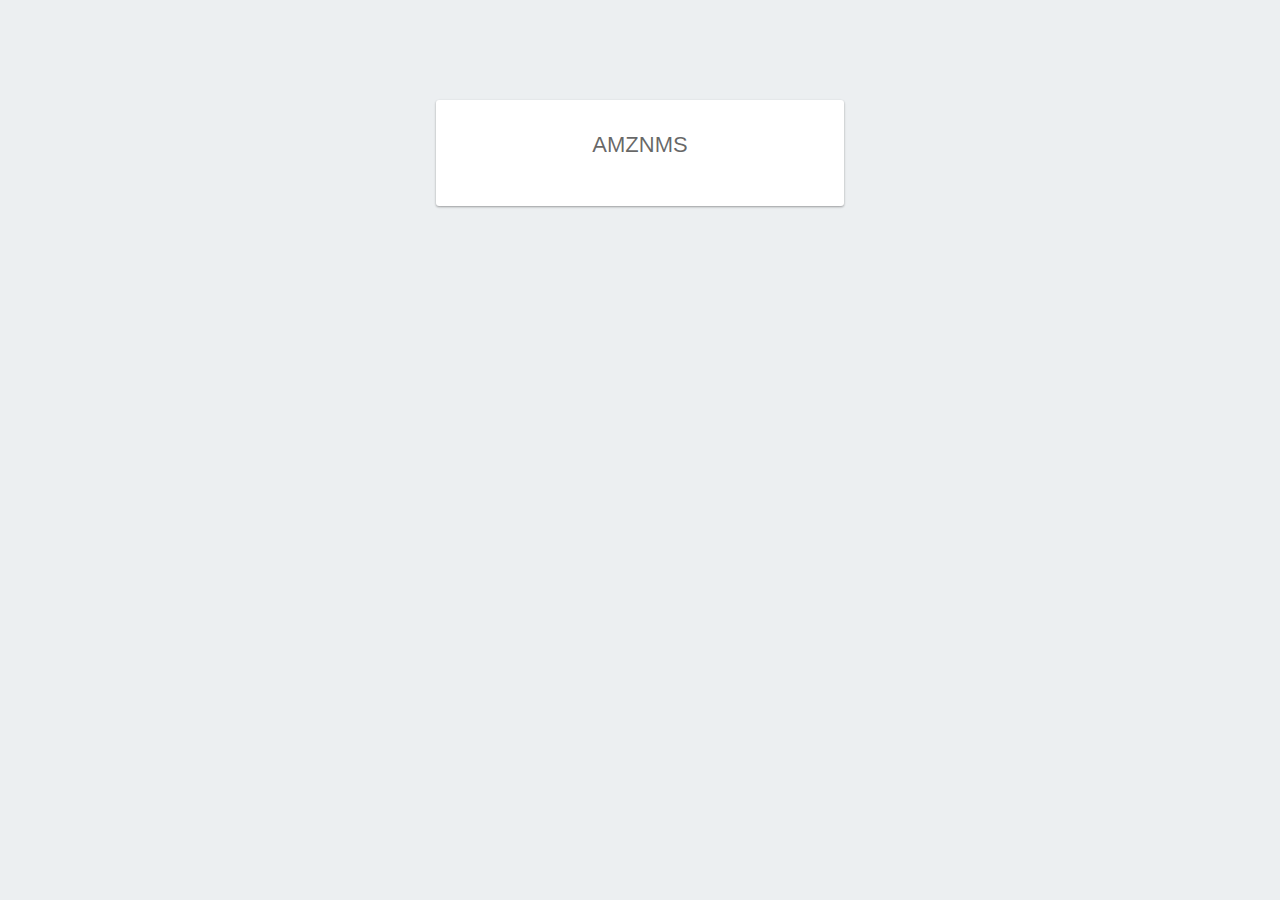
<file: index.html>
<!DOCTYPE html>
<html lang="pt-br">
<head>
    <meta charset="UTF-8">
    <meta http-equiv="X-UA-Compatible" content="IE=edge">
    <meta name="viewport" content="width=device-width, initial-scale=1.0">
    <title>AMZNMS</title>
    
    <link rel="stylesheet" media="screen" href="/assets/style_index.css"/>
</head>
<body>
    <div id="container">
        <h1>AMZNMS</h1>
    </div>
</body>
</html>
</file>
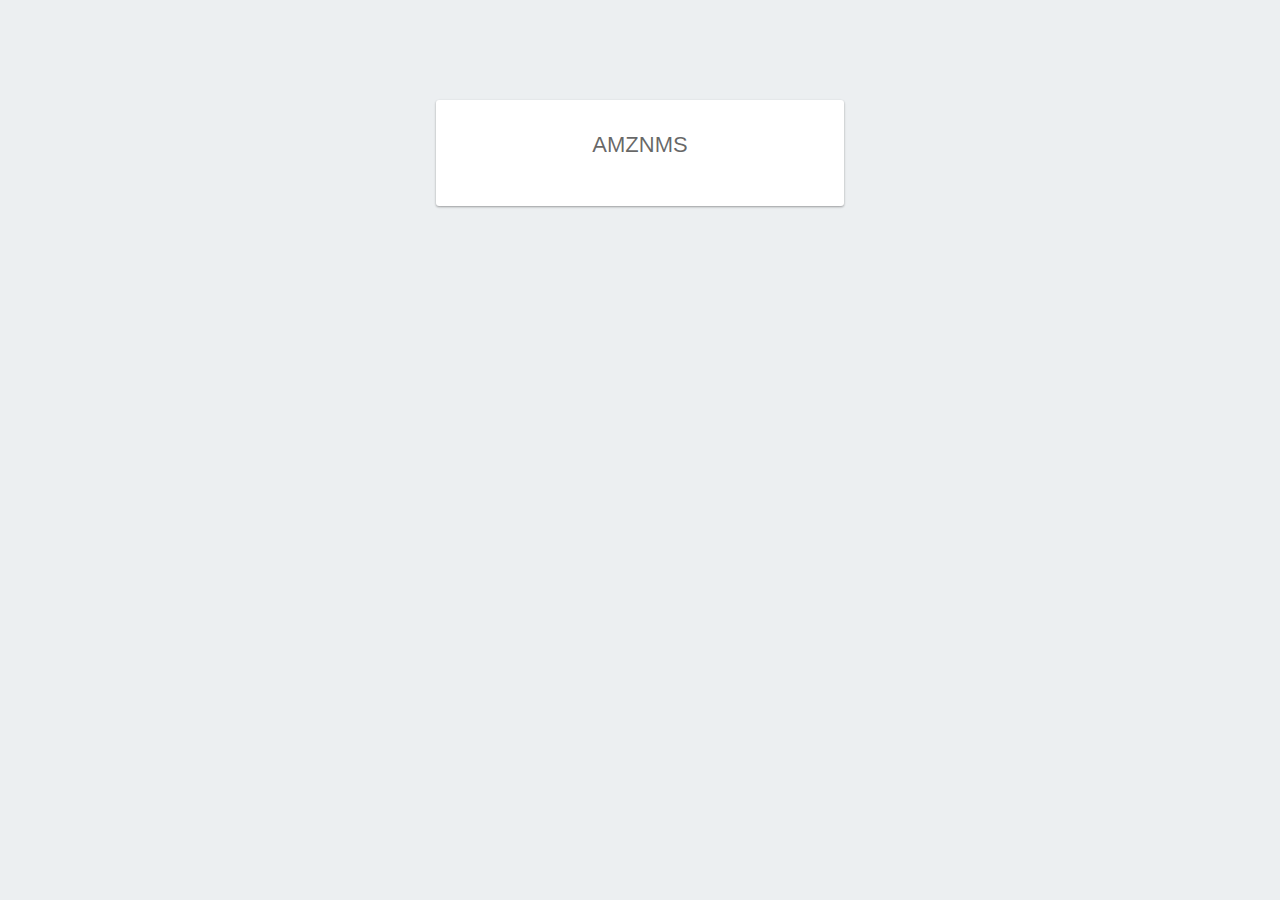
<file: documentos/index.html>
<!DOCTYPE html>
<html lang="en">
<head>
    <meta charset="UTF-8">
    <meta http-equiv="X-UA-Compatible" content="IE=edge">
    <meta name="viewport" content="width=device-width, initial-scale=1.0">
    <title>AMZNMS</title>
    
    <link rel="stylesheet" media="screen" href="/assets/style_index.css"/>
</head>
<body>
    <div id="container">
        <h1>AMZNMS</h1>
    </div>
</body>
</html>
</file>
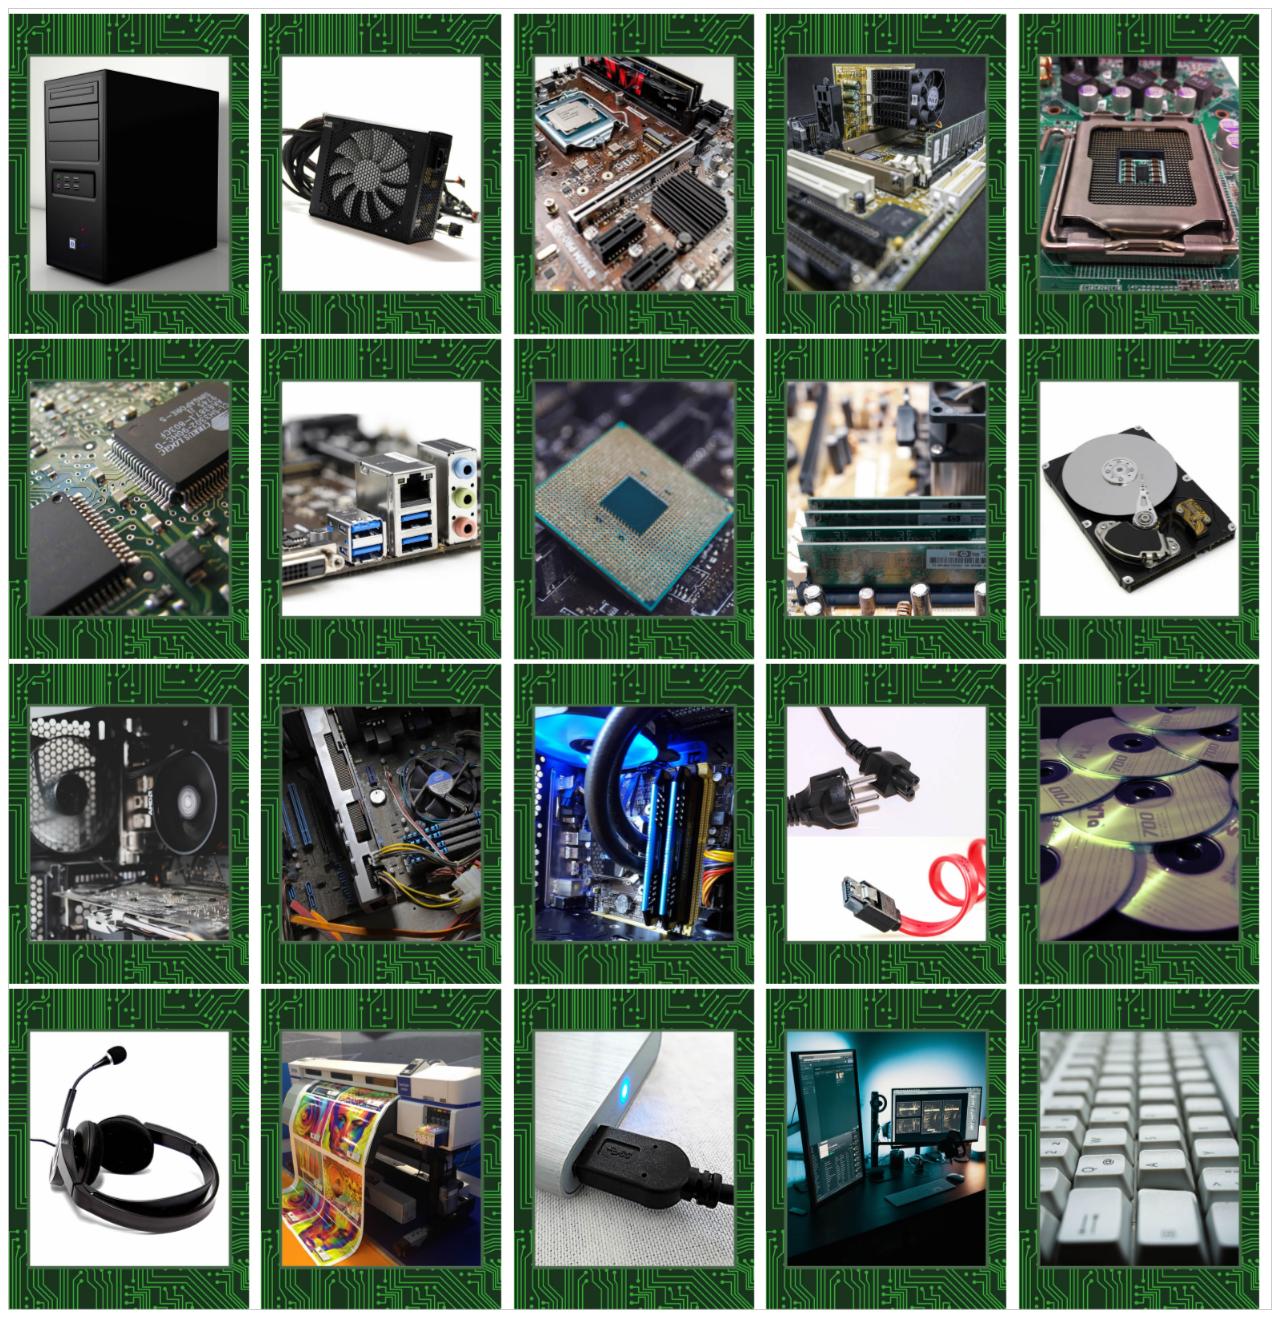
<file: hardware/index.html>
<!DOCTYPE html>
<html lang="en">

<head>
    <meta charset="UTF-8">
    <meta http-equiv="X-UA-Compatible" content="IE=edge">
    <meta name="viewport" content="width=device-width, initial-scale=1.0">
    <title>Hardware Essencial</title>
    <!-- 3D rollovers Credits: http://codepo8.github.io/3drollovers.css/ -->
    <link rel="stylesheet" href="/assets/3Drollovers.css" type="text/css">
    <style>
        .fbox {
            margin: 0 auto;
            display: flex;
            border: 1px solid #ccc;
        }

        .box-column {
            flex-direction: column;
        }

        .box-wrap {
            flex-wrap: wrap;
        }

        .box-row {
            flex-direction: row;
        }

        .item-card {
            margin:5px 0 0;
            flex: 1;
            width: 240px;
            height: 320px;
        }

        .flip .cube {
            width: 240px;
            height: 100%;
            margin: 0;
        }  
        
        .front,
        .back,
        img {
            width: 100%;
            height: 100%;     
        }
        .back{
            text-align: center;
            overflow: scroll;
        }

        .back ul{
            text-align: left;
        }

        .nft_name{       
            text-align: center;
            font-weight: bold;
            display: block;
            margin:5px 2px;
        }
    </style>
</head>

<body>
    <section class="flip fbox box-wrap">
        <div class="rollover item-card">
            <figure class="cube">
                <div class="front">
                    <img src="cpu-box.jpg" />
                </div>
                <div class="back">
                    
                    <span class="nft_name">Gabinete</span>
                    ---- Prova-de-Conhecimento ----
                    <ul>
                        <li>mostrar/indicar um gabinete</li>
                        <li>mostrar/explanar fator de forma do gabinete</li>
                        <li>mostrar/explanar baias do gabinete</li>
                        <li>mostrar tipos de tampas laterais do gabinete</li>
                        <li>mostrar/indicar o painel frontal</li>
                        <li>mostrar/apresentar botões, LEDs e entradas do painel frontal</li>
                    </ul> 
                </div>
            </figure>
        </div>
        <div class="rollover item-card">
            <figure class="cube">
                <div class="front">
                    <img src="power-supply.jpg" />
                </div>
                <div class="back">
                    
                    <span class="nft_name">Fonte de Alimentação</span>
                    ---- Prova-de-Conhecimento ----
                    <ul>
                        <li>mostrar/indicar o componente fonte de alimentação</li>
                        <li>apresentar/explanar potências das fontes de alimentação</li>
                        <li>apresentar/explanar selos e certificados das fontes de alimentação</li>
                        <li>apresentar/explanar conectores da fonte de alimentação</li>
                        
                    </ul> 
                </div>
            </figure>
        </div>
        <div class="rollover item-card">
            <figure class="cube">
                <div class="front">
                    <img src="motherboard.jpg" />
                </div>
                <div class="back">
                    
                    <span class="nft_name">Placa-Mãe</span>
                    ---- Prova-de-Conhecimento ----
                    <ul>
                        <li>mostrar/indicar uma placa-mãe</li>
                        <li>apresentar/explanar entradas de alimentação da placa mãe</li>
                        <li>mostrar/indicar portas satas da placa mãe</li>
                        <li>mostrar/indicar slots de memória ram da  placa mãe</li>
                        <li>mostrar/indicar slots de expansão da placa mãe</li>
                        <li>mostrar/indicar o soquete do processador na placa mãe</li>
                    </ul> 
                </div>
            </figure>
        </div>
        </div>
        <div class="rollover item-card">
            <figure class="cube">
                <div class="front">
                    <img src="motherboard-slots.jpg" />
                </div>
                <div class="back">
                    
                    <span class="nft_name">Placa-Mãe: Slots de Extensão</span>
                    ---- Prova-de-Conhecimento ----
                    <ul>
                        <li>apresentar/explanar tipos de slots antigos</li>
                        <li>apresentar/explanar tipos de slots de expansão de placas mães</li>
                        <li>apresentar/explanar tamanhos e padrões dos slots PCI-Express das placas mães</li>
                        <li>apresentar/explanar larguras de banda dos slots PCI-Express</li>
                    </ul> 
                </div>
            </figure>
        </div>
        <div class="rollover item-card">
            <figure class="cube">
                <div class="front">
                    <img src="motherboard-soquetes.jpg" />
                </div>
                <div class="back">
                    
                    <span class="nft_name">Placa-Mãe: Soquetes</span>
                    ---- Prova-de-Conhecimento ----
                    <ul>
                        <li>mostrar/indicar o soquete do processador na placa mãe</li>
                        <li>apresentar/explanar gerações de soquete para AMD</li>
                        <li>apresentar/explanar gerações de soquete para Intel</li>
                        <li>comparar soquetes AMD e Intel</li>
                    </ul> 
                </div>
            </figure>
        </div>
        <div class="rollover item-card">
            <figure class="cube">
                <div class="front">
                    <img src="motherboard-chips.jpg" />
                </div>
                <div class="back">
                    
                    <span class="nft_name">Placa-Mãe: Chips, Barramento e Onboards</span>
                    ---- Prova-de-Conhecimento ----
                    <ul>
                        <li>apresentar/explanar chips ponte sul e ponte norte da placa mãe</li>
                        <li>apresentar/explanar bios e memória rom</li>
                        <li>apresentar/explanar saídas de alimentação da placa mãe</li>
                        <li>apresentar/explanar barramentos da placa mãe</li>
                        <li>apresentar/explanar dispositivos onboard da placa mãe</li>
                    </ul> 
                </div>
            </figure>
        </div>
        <div class="rollover item-card">
            <figure class="cube">
                <div class="front">
                    <img src="motherboard-panel.jpg" />
                </div>
                <div class="back">
                    
                    <span class="nft_name">Placa-Mãe: Painel I/O</span>
                    ---- Prova-de-Conhecimento ----
                    <ul>
                        <li>mostrar/indicar o painel traseiro</li>
                        <li>apresentar/explanar portas I/O do painel traseiro</li>
                        <li>apresentar/explanar portas I/O antigas</li>
                        <li>apresentar/explanar formatos, padrões e taxas de transferências das portas USB</li>
                    </ul> 
                </div>
            </figure>
        </div>
        <div class="rollover item-card">
            <figure class="cube">
                <div class="front">
                    <img src="cpu.jpg" />
                </div>
                <div class="back">
                    
                    <span class="nft_name">Unidade Central de Processamento (CPU)</span>
                    ---- Prova-de-Conhecimento ----
                    <ul>
                        <li>mostrar/indicar a unidade central de processamento (CPU)</li>
                        <li>apresentar/explanar modelos de CPUs</li>
                        <li>apresentar/explanar núcleos físicos e lógicos</li>
                        <li>apresentar/explanar arquiteturas de CPUs</li>
                        <li>apresentar/explanar clock's de CPUs</li>
                        <li>apresentar/explanar memórias CACHE das CPUs</li>
                        <li>apresentar/explanar APUs e iGPUs</li>
                    </ul> 
                </div>
            </figure>
        </div>
        <div class="rollover item-card">
            <figure class="cube">
                <div class="front">
                    <img src="ram.jpg" />
                </div>
                <div class="back">
                    
                    <span class="nft_name">Random Access Memory (RAM)</span>
                    ---- Prova-de-Conhecimento ----
                    <ul>
                        <li>mostrar/indicar uma memória RAM</li>
                        <li>apresentar/explanar capacidades, frequências e padrões das memórias RAM</li>
                        <li>apresentar/explanar capacidades, frequências e padrões das memórias RAM antigas</li>
                    </ul> 
                </div>
            </figure>
        </div>
        </div>
        <div class="rollover item-card">
            <figure class="cube">
                <div class="front">
                    <img src="storage.jpg" />
                </div>
                <div class="back">
                    
                    <span class="nft_name">Armazenamento HD/SSD</span>
                    ---- Prova-de-Conhecimento ----
                    <ul>
                        <li>mostrar/indicar o componente de armazenamento disco rígido (HD)</li>
                        <li>apresentar/explanar capacidades, dimensões e velocidades rpm dos HDs</li>
                        <li>mostrar/indicar o componente de armazenamento SSD</li>
                        <li>apresentar/explanar capacidades, formatos e velocidades r/w dos SSDs</li>
                    </ul>
                </div>
            </figure>
        </div>
        <div class="rollover item-card">
            <figure class="cube">
                <div class="front">
                    <img src="offboard.jpg" />
                </div>
                <div class="back">
                    
                    <span class="nft_name">Placas Offboard</span>
                    ---- Prova-de-Conhecimento ----
                    <ul>
                        <li>mostrar/indicar o componente placa de rede</li>
                        <li>mostrar/indicar o componente placa de som</li>
                        <li>mostrar/indicar o componente placa de WIFI/Bluetooth</li>
                        <li>mostrar/indicar o componente placa de captura (CFTV, HDMI IN)</li>
                        <li>mostrar/indicar o componente placa de vídeo</li>
                    </ul>
                </div>
            </figure>
        </div>
        <div class="rollover item-card">
            <figure class="cube">
                <div class="front">
                    <img src="gpu.jpg" />
                </div>
                <div class="back">
                    
                    <span class="nft_name">Unidade de Processamnto Gráfico (GPU)</span>
                    ---- Prova-de-Conhecimento ----
                    <ul>
                        <li>apresentar/explanar processamento de flops e tecnologias de GPUs</li>
                        <li>apresentar/explanar padrões e capacidades de memórias das placas de vídeo</li>
                        <li>comparar modelos inferiores e superiores de GPUs (inclusive preços)</li>
                    </ul> 
                </div>
            </figure>
        </div>
        <div class="rollover item-card">
            <figure class="cube">
                <div class="front">
                    <img src="coolers.jpg" />
                </div>
                <div class="back">
                    
                    <span class="nft_name">Refrigeração (Coolers)</span>
                    ---- Prova-de-Conhecimento ----
                    <ul>
                        <li>mostrar/indicar aircoolers, watercoolers e ventoínhas</li>
                        <li>mostrar/explanar modelos de componentes de refrigeração</li>
                        <li>mostrar/explanar refrigeração ativa</li>
                        <li>mostrar/explanar refrigeração passiva</li>
                    </ul> 
                </div>
            </figure>
        </div>
        <div class="rollover item-card">
            <figure class="cube">
                <div class="front">
                    <img src="cables.jpg" />
                </div>
                <div class="back">
                    
                    <span class="nft_name">Cabos</span>
                    ---- Prova-de-Conhecimento ----
                    <ul>
                        <li>mostrar/indicar cabos flats e satas</li>
                        <li>mostrar/indicar cabos de força (energia)</li>
                        <li>mostrar/indicar tipos de cabos USB</li>
                    </ul>
                </div>
            </figure>
        </div>
        <div class="rollover item-card">
            <figure class="cube">
                <div class="front">
                    <img src="optical-discs.jpg" />
                </div>
                <div class="back">
                    
                    <span class="nft_name">Armazenamento Óptico</span>
                    ---- Prova-de-Conhecimento ----
                    <ul>
                        <li>mostrar/indicar o componente unidade de CD/DVD e BLU-RAY</li>
                        <li>apresentar/explanar velocidades de leituras de gravaçoes das unidades de CD/DVD</li>
                        <li>apresentar/explanar discos ópticos CD/DVD (CD-R, CD-RW, DVD-R, DVD+R, DVD-RW)</li>
                    </ul>
                </div>
            </figure>
        </div>
        <div class="rollover item-card">
            <figure class="cube">
                <div class="front">
                    <img src="peripherals.jpg" />
                </div>
                <div class="back">
                    
                    <span class="nft_name">Periféricos</span>
                    ---- Prova-de-Conhecimento ----
                    <ul>
                        <li>mostrar/indicar o periférico leitor de cartões</li>
                        <li>mostrar/indicar o periférico - monitor</li>
                        <li>mostrar/indicar o periférico - mouse</li>
                        <li>mostrar/indicar o periférico - teclado</li>
                        <li>mostrar/indicar o periférico - microfone</li>
                        <li>mostrar/indicar o periférico - gamepad</li>
                        <li>mostrar/indicar o periférico - joystick</li>
                        <li>mostrar/indicar o periférico - leitor de impressões digitais</li>
                        <li>mostrar/indicar o periférico - webcam</li>
                        <li>mostrar/indicar o periférico - touchpad</li>
                        <li>mostrar/indicar o periférico - touchscreen</li>
                        <li>mostrar/indicar o periférico - mesa digitalizadora</li>
                        <li>mostrar/indicar o periférico - caixas de som e subwoofers</li>
                        <li>mostrar/indicar o periférico - impressora</li>
                        <li>mostrar/indicar o periférico - fone de ouvido</li>
                        <li>mostrar/indicar o periférico - headset VR</li>
                    </ul> 
                </div>
            </figure>
        </div>
        <div class="rollover item-card">
            <figure class="cube">
                <div class="front">
                    <img src="printers.jpg" />
                </div>
                <div class="back">
                    
                    <span class="nft_name">Impressoras/Scanners</span>
                    ---- Prova-de-Conhecimento ----
                    <ul>
                        <li>mostrar/indicar o periférico - impressora</li>
                        <li>apresentar/explanar alguns tipos de impressoras</li>
                        <li>mostrar/indicar o periférico - scanner de mesa</li>
                        <li>mostrar/indicar o periférico - scanner de mão</li>
                        <li>mostrar/indicar o periférico - plotter</li>
                        <li>mostrar/indicar o periférico - impressora multifuncional</li>
                        <li>mostrar/indicar o periférico - impressora 3D</li>
                    </ul> 
                </div>
            </figure>
        </div>
        <div class="rollover item-card">
            <figure class="cube">
                <div class="front">
                    <img src="peripherals-components.jpg" />
                </div>
                <div class="back">
                    
                    <span class="nft_name">Periféricos (Componentes) Externos</span>
                    ---- Prova-de-Conhecimento ----
                    <ul>
                        <li>mostrar/indicar o periférico externo de armazenamento (SSD e HD)</li>
                        <li>mostrar/indicar o periférico externo - adaptador de rede ethernet</li>
                        <li>mostrar/indicar o periférico externo - adaptador de WIFI e/ou Bluetooth</li>
                        <li>mostrar/indicar o periférico externo - adaptador de captura de vídeo</li>
                        <li>mostrar/indicar o periférico externo - unidade de CD/DVD e BLU-RAY</li>
                    </ul> 
                </div>
            </figure>
        </div>
        <div class="rollover item-card">
            <figure class="cube">
                <div class="front">
                    <img src="monitor.jpg" />
                </div>
                <div class="back">
                    
                    <span class="nft_name">Monitores</span>
                    ---- Prova-de-Conhecimento ----
                    <ul>
                        <li>apresentar/explanar tecnologias, resoluções, proporções dos monitores</li>
                        <li>apresentar/explanar tipos de paineis e taxas de atualizações dos monitores</li>
                        <li>mostrar/indicar entradas de vídeo de monitores</li>
                        <li>mostrar/indicar botões de controle do monitor</li>
                    </ul> 
                </div>
            </figure>
        </div>
        <div class="rollover item-card">
            <figure class="cube">
                <div class="front">
                    <img src="keyboard.jpg" />
                </div>
                <div class="back">
                    
                    <span class="nft_name">Teclado (Keyboard)</span>
                    ---- Prova-de-Conhecimento ----
                    <ul>
                        <li>apresentar/explanar padrões regionais de teclados</li>
                        <li>apresentar/explanar padrões de teclas (membrana, mecânico)</li>
                        <li>apresentar/explanar funções de algumas teclas</li>
                    </ul> 
                </div>
            </figure>
        </div>
    </section>
</body>

</html>
</file>
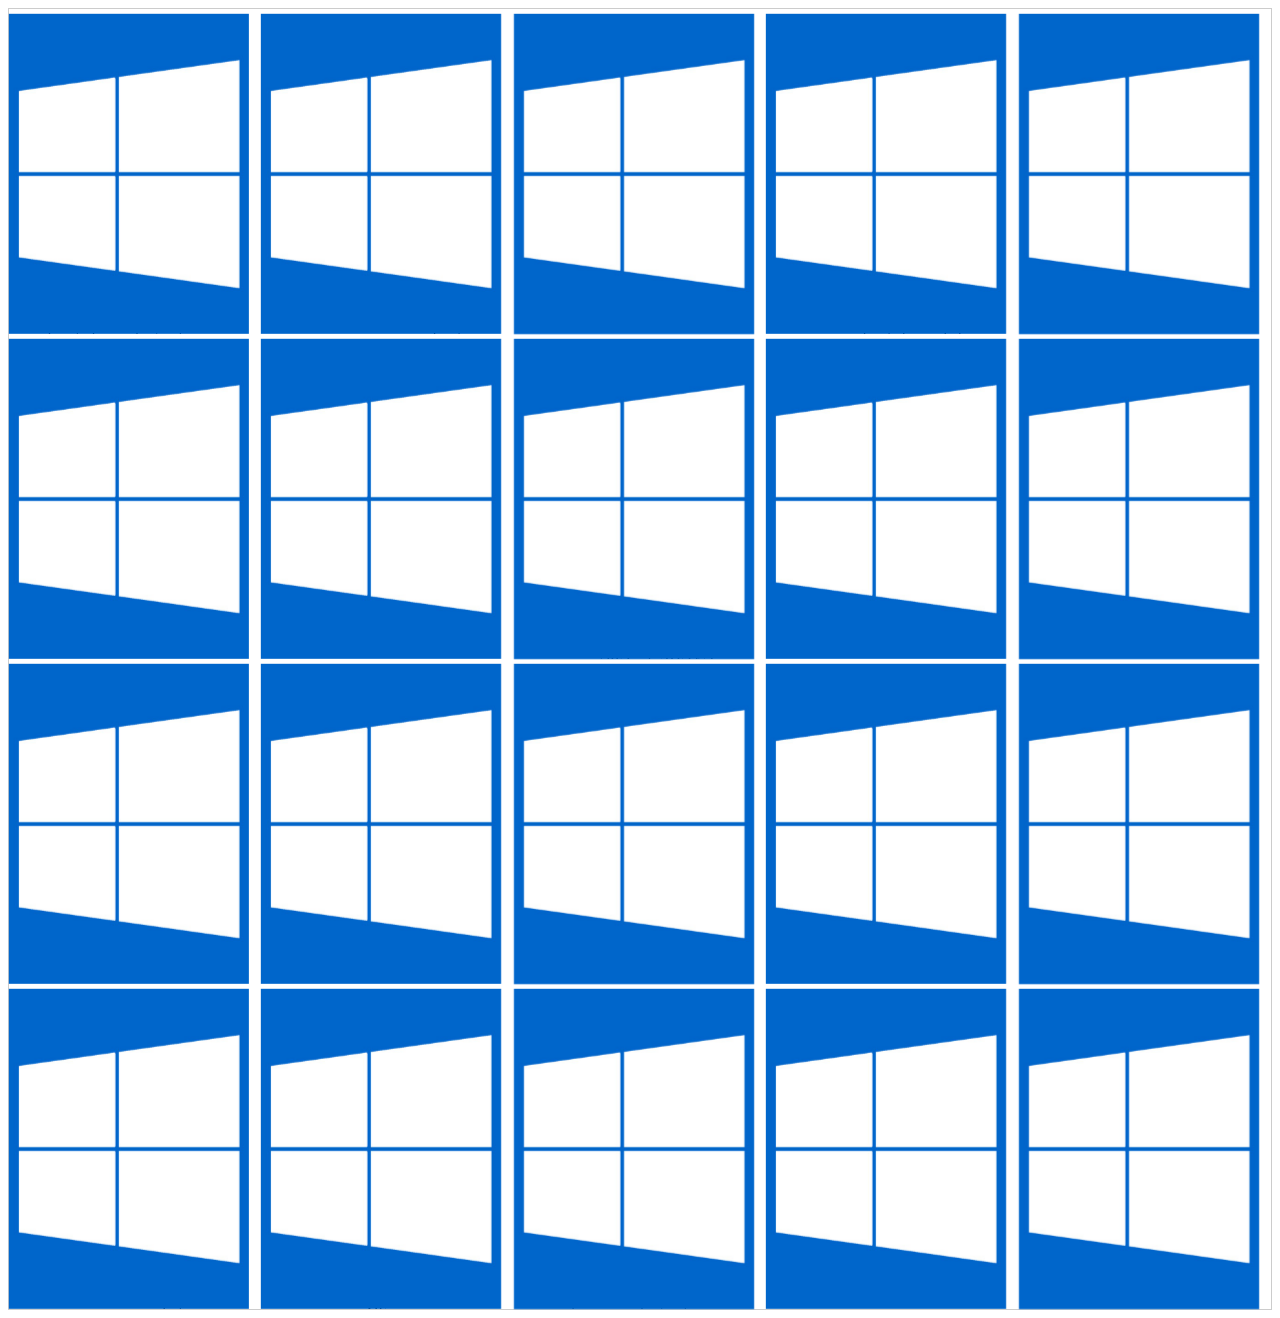
<file: ms-windows-10/index.html>
<!DOCTYPE html>
<html lang="en">

<head>
    <meta charset="UTF-8">
    <meta http-equiv="X-UA-Compatible" content="IE=edge">
    <meta name="viewport" content="width=device-width, initial-scale=1.0">
    <title>Hardware Essencial</title>
    <!--- 3D rollovers Credits: http://codepo8.github.io/3drollovers.css/ --->
    <link rel="stylesheet" href="/assets/3Drollovers.css" type="text/css">
    <style>
        .fbox {
            margin: 0 auto;
            display: flex;
            border: 1px solid #ccc;
        }

        .box-column {
            flex-direction: column;
        }

        .box-wrap {
            flex-wrap: wrap;
        }

        .box-row {
            flex-direction: row;
        }

        .item-card {
            margin: 5px 0 0;
            flex: 1;
            width: 240px;
            height: 320px;
        }

        .flip .cube {
            width: 240px;
            height: 100%;
            margin: 0;
        }

        .front,
        .back,
        img {
            width: 100%;
            height: 100%;
        }

        .back {
            text-align: center;
            overflow: scroll;
        }

        .back ul {
            text-align: left;
        }

        .nft_name {
            text-align: center;
            font-weight: bold;
            display: block;
            margin: 5px 2px;
        }
    </style>
</head>

<body>
    <section class="flip fbox box-wrap">
        <div class="rollover item-card">
            <figure class="cube">
                <div class="front">
                    <img src="0.jpg" />
                </div>
                <div class="back">
                    ------ NFT ------
                    <span class="nft_name">Windows 10: Elementos Visuais da Área de Trabalho</span>
                    ---- Prova-de-Conhecimento ----
                    <ul>
                        <li>mostrar/indicar a área de trabalho</li>
                        <li>mostrar/indicar os ícones da área de trabalho</li>
                        <li>mostrar/indicar o cursor do mouse</li>
                        <li>mostrar/indicar a barra de tarefas</li>
                        <li>mostrar/indicar o botão de acesso ao menu iniciar</li>
                        <li>mostrar/indicar a barra de pesquisa</li>
                        <li>mostrar/indicar o botão de pesquisa</li>
                        <li>mostrar/indicar o botão da assistente virtual cortana</li>
                        <li>mostrar/indicar o botão de visão de tarefas</li>
                        <li>mostrar/indicar os ícones de aplicativos na barra de tarefas</li>
                        <li>mostrar/indicar a área de notificação</li>
                        <li>mostrar/indicar a hora e data</li>
                        <li>mostrar/indicar o botão de acesso a central de ações</li>
                    </ul>
                </div>
            </figure>
        </div>
        <div class="rollover item-card">
            <figure class="cube">
                <div class="front">
                    <img src="0.jpg" />
                </div>
                <div class="back">
                    ------ NFT ------
                    <span class="nft_name">Caixas/Painéis da Área de Trabalho</span>
                    ---- Prova-de-Conhecimento ----
                    <ul>
                        <li>mostrar a caixa do menu iniciar</li>
                        <li>mostrar a caixa de pesquisa</li>
                        <li><s>explorar e apresentar um exemplo de aplicativo do Windows</s></li>
                        <li>mostrar a lista de aplicativos na caixa do menu iniciar</li>
                        <li>mostrar os blocos de aplicativos na caixa do menu iniciar</li>
                        <li>mostrar caixa de visão de tarefas</li>
                        <li>mostrar caixas da área de notificação</li>
                    </ul>
                </div>
            </figure>
        </div>
        <div class="rollover item-card">
            <figure class="cube">
                <div class="front">
                    <img src="0.jpg" />
                </div>
                <div class="back">
                    ------ NFT ------
                    <span class="nft_name">Planos de Energia</span>
                    ---- Prova-de-Conhecimento ----
                    <ul>
                        <li>desligar o computador pelo menu iniciar</li>
                        <li>reiniciar o computador pelo menu iniciar</li>
                        <li>suspender o computador pelo menu iniciar</li>
                        <li>hibernar o computador pelo menu iniciar</li>
                    </ul>
                </div>
            </figure>
        </div>
        </div>
        <div class="rollover item-card">
            <figure class="cube">
                <div class="front">
                    <img src="0.jpg" />
                </div>
                <div class="back">
                    ------ NFT ------
                    <span class="nft_name">Rede Wireless</span>
                    ---- Prova-de-Conhecimento ----
                    <ul>
                        <li>mostrar a caixa de listagem de redes sem fio pela barra de tarefas</li>
                        <li>conectar à rede sem fio através da área de notificação da barra de tarefas
                        <li>configurar a rede sem fio para reconectar automaticamente através da área de notificação da
                            barra de tarefas</li>
                        <li>configurar visibilidade para outros computadores na rede através da área de notificação da
                            barra de tarefas</li>
                        <li>desconectar de uma rede sem fio através da área de notificação da barra de tarefas</li>
                        <li>alternar entre redes sem fio através da área de notificação da barra de tarefas</li>

                    </ul>
                </div>
            </figure>
        </div>
        <div class="rollover item-card">
            <figure class="cube">
                <div class="front">
                    <img src="0.jpg" />
                </div>
                <div class="back">
                    ------ NFT ------
                    <span class="nft_name">Login e Contas</span>
                    ---- Prova-de-Conhecimento ----
                    <ul>
                        <li>logar com conta da microsoft</li>
                        <li>configurar uma conta existente da microsoft</li>
                        <li>configurar uma nova conta da microsoft</li>
                    </ul>
                </div>
            </figure>
        </div>
        <div class="rollover item-card">
            <figure class="cube">
                <div class="front">
                    <img src="0.jpg" />
                </div>
                <div class="back">
                    ------ NFT ------
                    <span class="nft_name">Aplicativos/Softwares</span>
                    ---- Prova-de-Conhecimento ----
                    <ul>
                        <li>iniciar um aplicativo pelo menu iniciar</li>
                        <li>iniciar um aplicativo pela barra de tarefas</li>
                        <li>alternar entre aplicativos abertos pela barra de tarefas</li>
                        <li>alternar entre aplicativos abertos pela visão de tarefas</li>
                        <li>encerrar um aplicativo pelo botão de fechar da janela</li>
                    </ul>
                </div>
            </figure>
        </div>
        <div class="rollover item-card">
            <figure class="cube">
                <div class="front">
                    <img src="0.jpg" />
                </div>
                <div class="back">
                    ------ NFT ------
                    <span class="nft_name">Placa-Mãe: Painel I/O</span>
                    ---- Prova-de-Conhecimento ----
                    <ul>
                        <li>mostrar/indicar o painel traseiro</li>
                        <li>apresentar/explanar portas I/O do painel traseiro</li>
                        <li>apresentar/explanar portas I/O antigas</li>
                        <li>apresentar/explanar formatos, padrões e taxas de transferências das portas USB</li>
                    </ul>
                </div>
            </figure>
        </div>
        <div class="rollover item-card">
            <figure class="cube">
                <div class="front">
                    <img src="0.jpg" />
                </div>
                <div class="back">
                    ------ NFT ------
                    <span class="nft_name">Unidade Central de Processamento (CPU)</span>
                    ---- Prova-de-Conhecimento ----
                    <ul>
                        <li>mostrar/indicar a unidade central de processamento (CPU)</li>
                        <li>apresentar/explanar modelos de CPUs</li>
                        <li>apresentar/explanar núcleos físicos e lógicos</li>
                        <li>apresentar/explanar arquiteturas de CPUs</li>
                        <li>apresentar/explanar clock's de CPUs</li>
                        <li>apresentar/explanar memórias CACHE das CPUs</li>
                        <li>apresentar/explanar APUs e iGPUs</li>
                    </ul>
                </div>
            </figure>
        </div>
        <div class="rollover item-card">
            <figure class="cube">
                <div class="front">
                    <img src="0.jpg" />
                </div>
                <div class="back">
                    ------ NFT ------
                    <span class="nft_name">Random Access Memory (RAM)</span>
                    ---- Prova-de-Conhecimento ----
                    <ul>
                        <li>mostrar/indicar uma memória RAM</li>
                        <li>apresentar/explanar capacidades, frequências e padrões das memórias RAM</li>
                        <li>apresentar/explanar capacidades, frequências e padrões das memórias RAM antigas</li>
                    </ul>
                </div>
            </figure>
        </div>
        </div>
        <div class="rollover item-card">
            <figure class="cube">
                <div class="front">
                    <img src="0.jpg" />
                </div>
                <div class="back">
                    ------ NFT ------
                    <span class="nft_name">Armazenamento HD/SSD</span>
                    ---- Prova-de-Conhecimento ----
                    <ul>
                        <li>mostrar/indicar o componente de armazenamento disco rígido (HD)</li>
                        <li>apresentar/explanar capacidades, dimensões e velocidades rpm dos HDs</li>
                        <li>mostrar/indicar o componente de armazenamento SSD</li>
                        <li>apresentar/explanar capacidades, formatos e velocidades r/w dos SSDs</li>
                    </ul>
                </div>
            </figure>
        </div>
        <div class="rollover item-card">
            <figure class="cube">
                <div class="front">
                    <img src="0.jpg" />
                </div>
                <div class="back">
                    ------ NFT ------
                    <span class="nft_name">Placas Offboard</span>
                    ---- Prova-de-Conhecimento ----
                    <ul>
                        <li>mostrar/indicar o componente placa de rede</li>
                        <li>mostrar/indicar o componente placa de som</li>
                        <li>mostrar/indicar o componente placa de WIFI/Bluetooth</li>
                        <li>mostrar/indicar o componente placa de captura (CFTV, HDMI IN)</li>
                        <li>mostrar/indicar o componente placa de vídeo</li>
                    </ul>
                </div>
            </figure>
        </div>
        <div class="rollover item-card">
            <figure class="cube">
                <div class="front">
                    <img src="0.jpg" />
                </div>
                <div class="back">
                    ------ NFT ------
                    <span class="nft_name">Unidade de Processamnto Gráfico (GPU)</span>
                    ---- Prova-de-Conhecimento ----
                    <ul>
                        <li>apresentar/explanar processamento de flops e tecnologias de GPUs</li>
                        <li>apresentar/explanar padrões e capacidades de memórias das placas de vídeo</li>
                        <li>comparar modelos inferiores e superiores de GPUs (inclusive preços)</li>
                    </ul>
                </div>
            </figure>
        </div>
        <div class="rollover item-card">
            <figure class="cube">
                <div class="front">
                    <img src="0.jpg" />
                </div>
                <div class="back">
                    ------ NFT ------
                    <span class="nft_name">Refrigeração (Coolers)</span>
                    ---- Prova-de-Conhecimento ----
                    <ul>
                        <li>mostrar/indicar aircoolers, watercoolers e ventoínhas</li>
                        <li>mostrar/explanar modelos de componentes de refrigeração</li>
                        <li>mostrar/explanar refrigeração ativa</li>
                        <li>mostrar/explanar refrigeração passiva</li>
                    </ul>
                </div>
            </figure>
        </div>
        <div class="rollover item-card">
            <figure class="cube">
                <div class="front">
                    <img src="0.jpg" />
                </div>
                <div class="back">
                    ------ NFT ------
                    <span class="nft_name">Cabos</span>
                    ---- Prova-de-Conhecimento ----
                    <ul>
                        <li>mostrar/indicar cabos flats e satas</li>
                        <li>mostrar/indicar cabos de força (energia)</li>
                        <li>mostrar/indicar tipos de cabos USB</li>
                    </ul>
                </div>
            </figure>
        </div>
        <div class="rollover item-card">
            <figure class="cube">
                <div class="front">
                    <img src="0.jpg" />
                </div>
                <div class="back">
                    ------ NFT ------
                    <span class="nft_name">Armazenamento Óptico</span>
                    ---- Prova-de-Conhecimento ----
                    <ul>
                        <li>mostrar/indicar o componente unidade de CD/DVD e BLU-RAY</li>
                        <li>apresentar/explanar velocidades de leituras de gravaçoes das unidades de CD/DVD</li>
                        <li>apresentar/explanar discos ópticos CD/DVD (CD-R, CD-RW, DVD-R, DVD+R, DVD-RW)</li>
                    </ul>
                </div>
            </figure>
        </div>
        <div class="rollover item-card">
            <figure class="cube">
                <div class="front">
                    <img src="0.jpg" />
                </div>
                <div class="back">
                    ------ NFT ------
                    <span class="nft_name">Periféricos</span>
                    ---- Prova-de-Conhecimento ----
                    <ul>
                        <li>mostrar/indicar o periférico leitor de cartões</li>
                        <li>mostrar/indicar o periférico - monitor</li>
                        <li>mostrar/indicar o periférico - mouse</li>
                        <li>mostrar/indicar o periférico - teclado</li>
                        <li>mostrar/indicar o periférico - microfone</li>
                        <li>mostrar/indicar o periférico - gamepad</li>
                        <li>mostrar/indicar o periférico - joystick</li>
                        <li>mostrar/indicar o periférico - leitor de impressões digitais</li>
                        <li>mostrar/indicar o periférico - webcam</li>
                        <li>mostrar/indicar o periférico - touchpad</li>
                        <li>mostrar/indicar o periférico - touchscreen</li>
                        <li>mostrar/indicar o periférico - mesa digitalizadora</li>
                        <li>mostrar/indicar o periférico - caixas de som e subwoofers</li>
                        <li>mostrar/indicar o periférico - impressora</li>
                        <li>mostrar/indicar o periférico - fone de ouvido</li>
                        <li>mostrar/indicar o periférico - headset VR</li>
                    </ul>
                </div>
            </figure>
        </div>
        <div class="rollover item-card">
            <figure class="cube">
                <div class="front">
                    <img src="0.jpg" />
                </div>
                <div class="back">
                    ------ NFT ------
                    <span class="nft_name">Impressoras/Scanners</span>
                    ---- Prova-de-Conhecimento ----
                    <ul>
                        <li>mostrar/indicar o periférico - impressora</li>
                        <li>apresentar/explanar alguns tipos de impressoras</li>
                        <li>mostrar/indicar o periférico - scanner de mesa</li>
                        <li>mostrar/indicar o periférico - scanner de mão</li>
                        <li>mostrar/indicar o periférico - plotter</li>
                        <li>mostrar/indicar o periférico - impressora multifuncional</li>
                        <li>mostrar/indicar o periférico - impressora 3D</li>
                    </ul>
                </div>
            </figure>
        </div>
        <div class="rollover item-card">
            <figure class="cube">
                <div class="front">
                    <img src="0.jpg" />
                </div>
                <div class="back">
                    ------ NFT ------
                    <span class="nft_name">Periféricos (Componentes) Externos</span>
                    ---- Prova-de-Conhecimento ----
                    <ul>
                        <li>mostrar/indicar o periférico externo de armazenamento (SSD e HD)</li>
                        <li>mostrar/indicar o periférico externo - adaptador de rede ethernet</li>
                        <li>mostrar/indicar o periférico externo - adaptador de WIFI e/ou Bluetooth</li>
                        <li>mostrar/indicar o periférico externo - adaptador de captura de vídeo</li>
                        <li>mostrar/indicar o periférico externo - unidade de CD/DVD e BLU-RAY</li>
                    </ul>
                </div>
            </figure>
        </div>
        <div class="rollover item-card">
            <figure class="cube">
                <div class="front">
                    <img src="0.jpg" />
                </div>
                <div class="back">
                    ------ NFT ------
                    <span class="nft_name">Monitores</span>
                    ---- Prova-de-Conhecimento ----
                    <ul>
                        <li>apresentar/explanar tecnologias, resoluções, proporções dos monitores</li>
                        <li>apresentar/explanar tipos de paineis e taxas de atualizações dos monitores</li>
                        <li>mostrar/indicar entradas de vídeo de monitores</li>
                        <li>mostrar/indicar botões de controle do monitor</li>
                    </ul>
                </div>
            </figure>
        </div>
        <div class="rollover item-card">
            <figure class="cube">
                <div class="front">
                    <img src="0.jpg" />
                </div>
                <div class="back">
                    ------ NFT ------
                    <span class="nft_name">Teclado (Keyboard)</span>
                    ---- Prova-de-Conhecimento ----
                    <ul>
                        <li>apresentar/explanar padrões regionais de teclados</li>
                        <li>apresentar/explanar padrões de teclas (membrana, mecânico)</li>
                        <li>apresentar/explanar funções de algumas teclas</li>
                    </ul>
                </div>
            </figure>
        </div>
    </section>
</body>

</html>
</file>
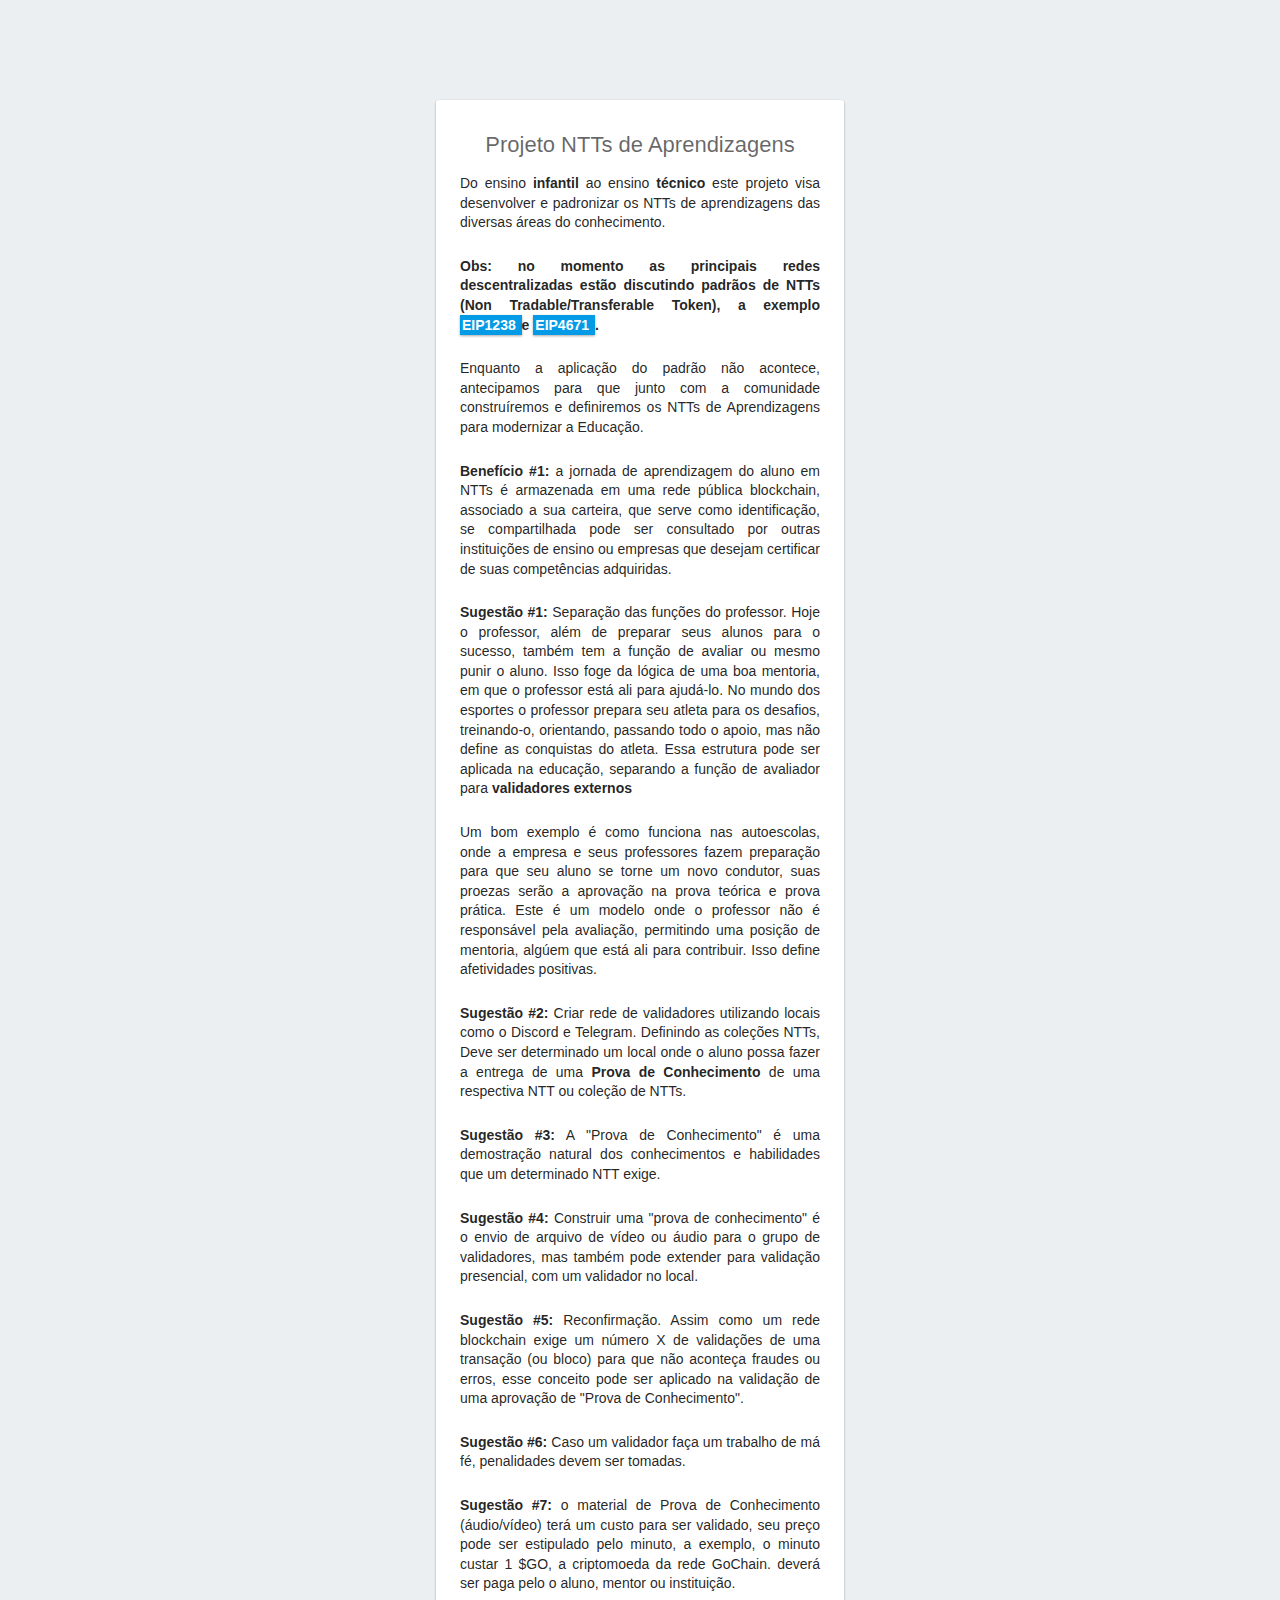
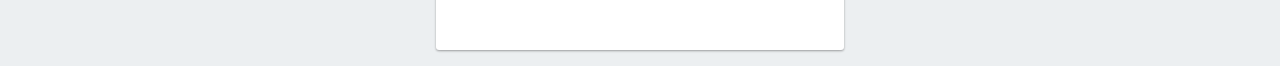
<file: nft/index.html>
<!DOCTYPE html>
<html lang="en">

<head>
    <meta charset="UTF-8">
    <meta http-equiv="X-UA-Compatible" content="IE=edge">
    <meta name="viewport" content="width=device-width, initial-scale=1.0">
    <title>AMZNMS</title>

    <link rel="stylesheet" media="screen" href="/assets/style_index.css" />
    <style>
        #container p{
            text-align: justify;
        }
    </style>
</head>

<body>
    <div id="container">
        <h1>Projeto NTTs de Aprendizagens</h1>

        <p>Do ensino <b>infantil</b> ao ensino <b>técnico</b> este projeto visa desenvolver
            e padronizar os NTTs de aprendizagens das diversas áreas do conhecimento.</p>
        <p>
            <b>Obs: no momento as principais redes descentralizadas estão discutindo
                padrãos de NTTs (Non Tradable/Transferable Token), a exemplo
                <a href="https://github.com/ethereum/EIPs/issues/1238">
                    EIP1238
                </a>
                e
                <a
                    href="https://github.com/ethereum/EIPs/blob/3fba38040b8b7fcc7ba44b85373f1e66462e3394/EIPS/eip-4671.md">
                    EIP4671
                </a>.
            </b>
        </p>
        <p>
            Enquanto a aplicação do padrão não acontece, antecipamos para que junto com a comunidade
            construíremos e definiremos os NTTs de Aprendizagens para modernizar a Educação.
        </p>
        <p>
            <b>Benefício #1:</b> a jornada de aprendizagem do aluno em NTTs é armazenada em uma rede pública
            blockchain, associado a sua carteira, que serve como identificação, se compartilhada pode ser consultado
            por outras instituições de ensino ou empresas que desejam certificar de suas competências
            adquiridas.
        </p>
        <p>
            <b>Sugestão #1:</b> Separação das funções do professor. Hoje o professor, além de preparar
            seus alunos para o sucesso, também tem a função de avaliar ou mesmo punir o aluno.
            Isso foge da lógica de uma boa mentoria, em que o professor está ali para ajudá-lo.
            No mundo dos esportes o professor prepara seu atleta para os desafios, treinando-o, orientando,
            passando todo o apoio, mas não define as conquistas do atleta. Essa estrutura pode ser aplicada
            na educação, separando a função de avaliador para <b>validadores externos</b>
        </p>
        <p>
            Um bom exemplo é como funciona nas autoescolas, onde a empresa e seus professores fazem
            preparação para que seu aluno se torne um novo condutor, suas proezas serão a aprovação
            na prova teórica e prova prática.
            Este é um modelo onde o professor não é responsável pela avaliação, permitindo uma posição
            de mentoria, algúem que está ali para contribuir. Isso define afetividades positivas.
        </p>
        <p>
            <b>Sugestão #2:</b>  Criar rede de validadores utilizando locais como o Discord e Telegram.
            Definindo as coleções NTTs, Deve ser determinado um local onde o aluno possa fazer a entrega
            de uma <b>Prova de Conhecimento</b> de uma respectiva NTT ou coleção de NTTs.
        </p>
        <p>
            <b>Sugestão #3:</b> A "Prova de Conhecimento" é uma demostração natural
            dos conhecimentos e habilidades que um determinado NTT exige.
        </p>
        <p>
            <b>Sugestão #4:</b> Construir uma "prova de conhecimento" é o envio de arquivo de vídeo
            ou áudio para o grupo de validadores, mas também pode extender para validação presencial,
            com um validador no local.
        </p>
        <p>
            <b>Sugestão #5:</b> Reconfirmação. Assim como um rede blockchain exige um número X
            de validações de uma transação (ou bloco) para que não aconteça fraudes ou erros,
            esse conceito pode ser aplicado na validação de uma aprovação de "Prova de Conhecimento".
        </p>
        <p>
            <b>Sugestão #6:</b> Caso um validador faça um trabalho de má fé, penalidades devem ser tomadas.
        </p>
        <p><b>Sugestão #7:</b> o material de Prova de Conhecimento (áudio/vídeo) terá um custo para ser
            validado, seu preço pode ser estipulado pelo minuto, a exemplo, o minuto custar 1 $GO,
            a criptomoeda da rede GoChain. deverá ser paga pelo o aluno, mentor ou instituição.</p>

    </div>
</body>

</html>
</file>
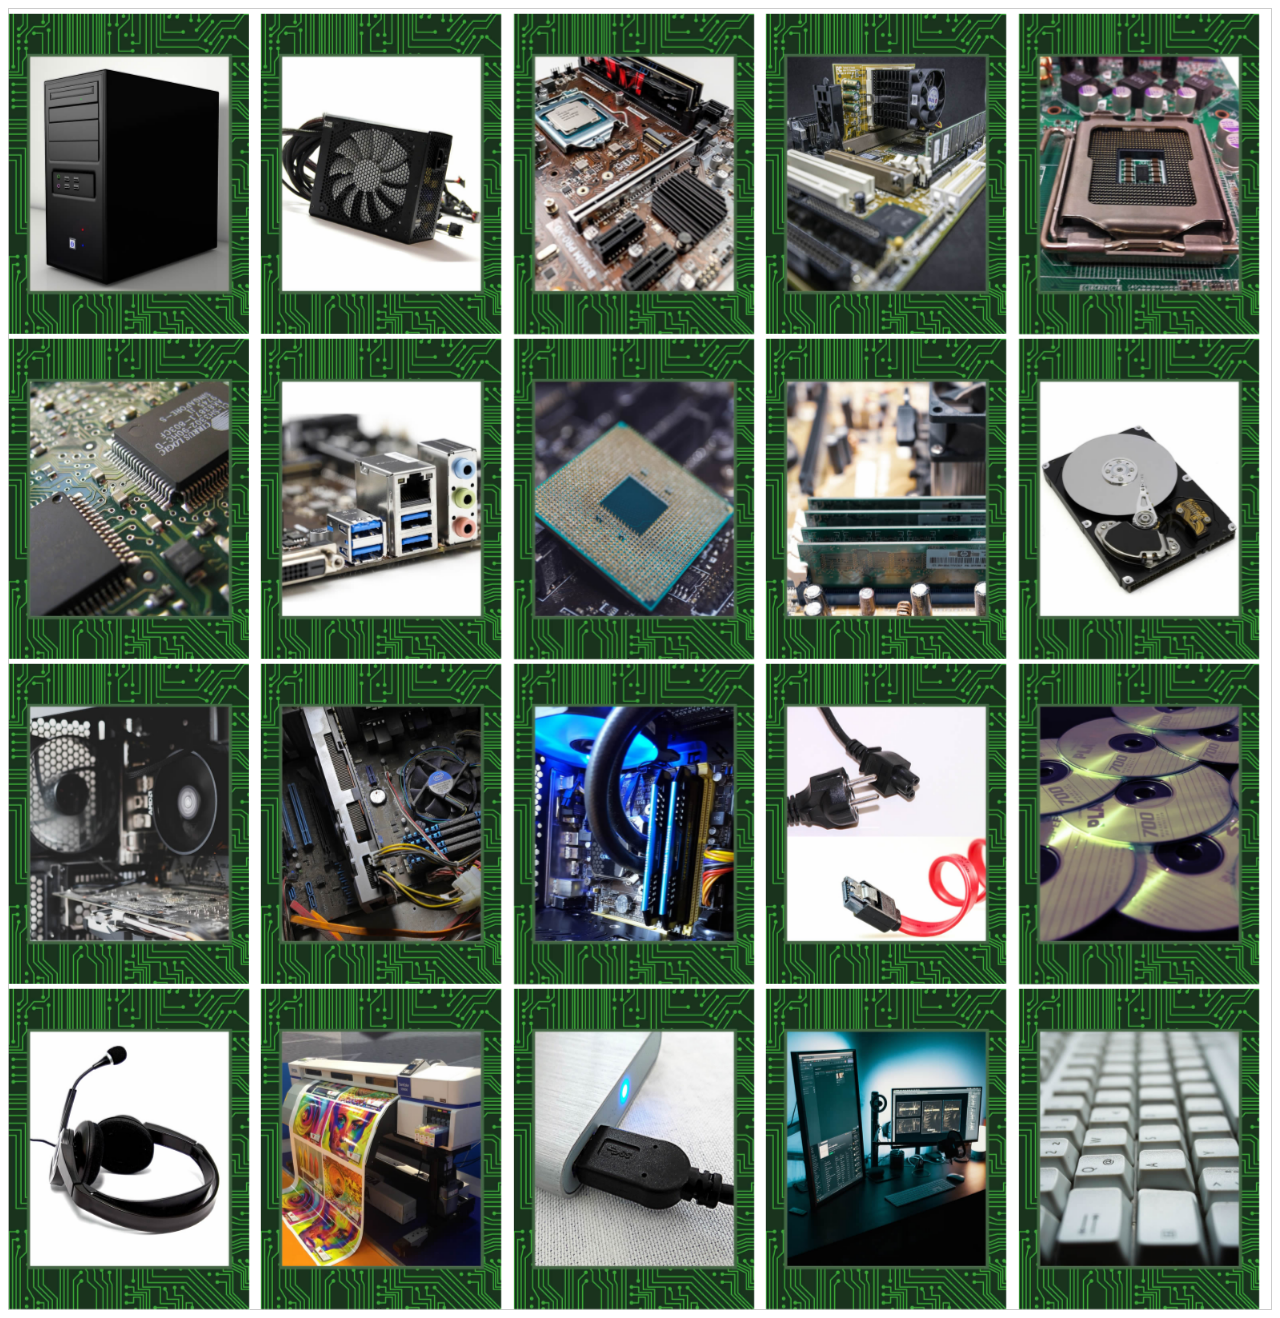
<file: nft/genesis/hardware/index.html>
<!DOCTYPE html>
<html lang="en">

<head>
    <meta charset="UTF-8">
    <meta http-equiv="X-UA-Compatible" content="IE=edge">
    <meta name="viewport" content="width=device-width, initial-scale=1.0">
    <title>Hardware Essencial</title>
    <!-- 3D rollovers Credits: http://codepo8.github.io/3drollovers.css/ -->
    <link rel="stylesheet" href="/assets/3Drollovers.css" type="text/css">
    <style>
        .fbox {
            margin: 0 auto;
            display: flex;
            border: 1px solid #ccc;
        }

        .box-column {
            flex-direction: column;
        }

        .box-wrap {
            flex-wrap: wrap;
        }

        .box-row {
            flex-direction: row;
        }

        .item-card {
            margin:5px 0 0;
            flex: 1;
            width: 240px;
            height: 320px;
        }

        .flip .cube {
            width: 240px;
            height: 100%;
            margin: 0;
        }  
        
        .front,
        .back,
        img {
            width: 100%;
            height: 100%;     
        }
        .back{
            text-align: center;
            overflow: scroll;
        }

        .back ul{
            text-align: left;
        }

        .nft_name{       
            text-align: center;
            font-weight: bold;
            display: block;
            margin:5px 2px;
        }
    </style>
</head>

<body>
    <section class="flip fbox box-wrap">
        <div class="rollover item-card">
            <figure class="cube">
                <div class="front">
                    <img src="cpu-box.jpg" />
                </div>
                <div class="back">
                    ------ NFT ------
                    <span class="nft_name">Gabinete</span>
                    ---- Prova-de-Conhecimento ----
                    <ul>
                        <li>mostrar/indicar um gabinete</li>
                        <li>mostrar/explanar fator de forma do gabinete</li>
                        <li>mostrar/explanar baias do gabinete</li>
                        <li>mostrar tipos de tampas laterais do gabinete</li>
                        <li>mostrar/indicar o painel frontal</li>
                        <li>mostrar/apresentar botões, LEDs e entradas do painel frontal</li>
                    </ul> 
                </div>
            </figure>
        </div>
        <div class="rollover item-card">
            <figure class="cube">
                <div class="front">
                    <img src="power-supply.jpg" />
                </div>
                <div class="back">
                    ------ NFT ------
                    <span class="nft_name">Fonte de Alimentação</span>
                    ---- Prova-de-Conhecimento ----
                    <ul>
                        <li>mostrar/indicar o componente fonte de alimentação</li>
                        <li>apresentar/explanar potências das fontes de alimentação</li>
                        <li>apresentar/explanar selos e certificados das fontes de alimentação</li>
                        <li>apresentar/explanar conectores da fonte de alimentação</li>
                        
                    </ul> 
                </div>
            </figure>
        </div>
        <div class="rollover item-card">
            <figure class="cube">
                <div class="front">
                    <img src="motherboard.jpg" />
                </div>
                <div class="back">
                    ------ NFT ------
                    <span class="nft_name">Placa-Mãe</span>
                    ---- Prova-de-Conhecimento ----
                    <ul>
                        <li>mostrar/indicar uma placa-mãe</li>
                        <li>apresentar/explanar entradas de alimentação da placa mãe</li>
                        <li>mostrar/indicar portas satas da placa mãe</li>
                        <li>mostrar/indicar slots de memória ram da  placa mãe</li>
                        <li>mostrar/indicar slots de expansão da placa mãe</li>
                        <li>mostrar/indicar o soquete do processador na placa mãe</li>
                    </ul> 
                </div>
            </figure>
        </div>
        </div>
        <div class="rollover item-card">
            <figure class="cube">
                <div class="front">
                    <img src="motherboard-slots.jpg" />
                </div>
                <div class="back">
                    ------ NFT ------
                    <span class="nft_name">Placa-Mãe: Slots de Extensão</span>
                    ---- Prova-de-Conhecimento ----
                    <ul>
                        <li>apresentar/explanar tipos de slots antigos</li>
                        <li>apresentar/explanar tipos de slots de expansão de placas mães</li>
                        <li>apresentar/explanar tamanhos e padrões dos slots PCI-Express das placas mães</li>
                        <li>apresentar/explanar larguras de banda dos slots PCI-Express</li>
                    </ul> 
                </div>
            </figure>
        </div>
        <div class="rollover item-card">
            <figure class="cube">
                <div class="front">
                    <img src="motherboard-soquetes.jpg" />
                </div>
                <div class="back">
                    ------ NFT ------
                    <span class="nft_name">Placa-Mãe: Soquetes</span>
                    ---- Prova-de-Conhecimento ----
                    <ul>
                        <li>mostrar/indicar o soquete do processador na placa mãe</li>
                        <li>apresentar/explanar gerações de soquete para AMD</li>
                        <li>apresentar/explanar gerações de soquete para Intel</li>
                        <li>comparar soquetes AMD e Intel</li>
                    </ul> 
                </div>
            </figure>
        </div>
        <div class="rollover item-card">
            <figure class="cube">
                <div class="front">
                    <img src="motherboard-chips.jpg" />
                </div>
                <div class="back">
                    ------ NFT ------
                    <span class="nft_name">Placa-Mãe: Chips, Barramento e Onboards</span>
                    ---- Prova-de-Conhecimento ----
                    <ul>
                        <li>apresentar/explanar chips ponte sul e ponte norte da placa mãe</li>
                        <li>apresentar/explanar bios e memória rom</li>
                        <li>apresentar/explanar saídas de alimentação da placa mãe</li>
                        <li>apresentar/explanar barramentos da placa mãe</li>
                        <li>apresentar/explanar dispositivos onboard da placa mãe</li>
                    </ul> 
                </div>
            </figure>
        </div>
        <div class="rollover item-card">
            <figure class="cube">
                <div class="front">
                    <img src="motherboard-panel.jpg" />
                </div>
                <div class="back">
                    ------ NFT ------
                    <span class="nft_name">Placa-Mãe: Painel I/O</span>
                    ---- Prova-de-Conhecimento ----
                    <ul>
                        <li>mostrar/indicar o painel traseiro</li>
                        <li>apresentar/explanar portas I/O do painel traseiro</li>
                        <li>apresentar/explanar portas I/O antigas</li>
                        <li>apresentar/explanar formatos, padrões e taxas de transferências das portas USB</li>
                    </ul> 
                </div>
            </figure>
        </div>
        <div class="rollover item-card">
            <figure class="cube">
                <div class="front">
                    <img src="cpu.jpg" />
                </div>
                <div class="back">
                    ------ NFT ------
                    <span class="nft_name">Unidade Central de Processamento (CPU)</span>
                    ---- Prova-de-Conhecimento ----
                    <ul>
                        <li>mostrar/indicar a unidade central de processamento (CPU)</li>
                        <li>apresentar/explanar modelos de CPUs</li>
                        <li>apresentar/explanar núcleos físicos e lógicos</li>
                        <li>apresentar/explanar arquiteturas de CPUs</li>
                        <li>apresentar/explanar clock's de CPUs</li>
                        <li>apresentar/explanar memórias CACHE das CPUs</li>
                        <li>apresentar/explanar APUs e iGPUs</li>
                    </ul> 
                </div>
            </figure>
        </div>
        <div class="rollover item-card">
            <figure class="cube">
                <div class="front">
                    <img src="ram.jpg" />
                </div>
                <div class="back">
                    ------ NFT ------
                    <span class="nft_name">Random Access Memory (RAM)</span>
                    ---- Prova-de-Conhecimento ----
                    <ul>
                        <li>mostrar/indicar uma memória RAM</li>
                        <li>apresentar/explanar capacidades, frequências e padrões das memórias RAM</li>
                        <li>apresentar/explanar capacidades, frequências e padrões das memórias RAM antigas</li>
                    </ul> 
                </div>
            </figure>
        </div>
        </div>
        <div class="rollover item-card">
            <figure class="cube">
                <div class="front">
                    <img src="storage.jpg" />
                </div>
                <div class="back">
                    ------ NFT ------
                    <span class="nft_name">Armazenamento HD/SSD</span>
                    ---- Prova-de-Conhecimento ----
                    <ul>
                        <li>mostrar/indicar o componente de armazenamento disco rígido (HD)</li>
                        <li>apresentar/explanar capacidades, dimensões e velocidades rpm dos HDs</li>
                        <li>mostrar/indicar o componente de armazenamento SSD</li>
                        <li>apresentar/explanar capacidades, formatos e velocidades r/w dos SSDs</li>
                    </ul>
                </div>
            </figure>
        </div>
        <div class="rollover item-card">
            <figure class="cube">
                <div class="front">
                    <img src="offboard.jpg" />
                </div>
                <div class="back">
                    ------ NFT ------
                    <span class="nft_name">Placas Offboard</span>
                    ---- Prova-de-Conhecimento ----
                    <ul>
                        <li>mostrar/indicar o componente placa de rede</li>
                        <li>mostrar/indicar o componente placa de som</li>
                        <li>mostrar/indicar o componente placa de WIFI/Bluetooth</li>
                        <li>mostrar/indicar o componente placa de captura (CFTV, HDMI IN)</li>
                        <li>mostrar/indicar o componente placa de vídeo</li>
                    </ul>
                </div>
            </figure>
        </div>
        <div class="rollover item-card">
            <figure class="cube">
                <div class="front">
                    <img src="gpu.jpg" />
                </div>
                <div class="back">
                    ------ NFT ------
                    <span class="nft_name">Unidade de Processamnto Gráfico (GPU)</span>
                    ---- Prova-de-Conhecimento ----
                    <ul>
                        <li>apresentar/explanar processamento de flops e tecnologias de GPUs</li>
                        <li>apresentar/explanar padrões e capacidades de memórias das placas de vídeo</li>
                        <li>comparar modelos inferiores e superiores de GPUs (inclusive preços)</li>
                    </ul> 
                </div>
            </figure>
        </div>
        <div class="rollover item-card">
            <figure class="cube">
                <div class="front">
                    <img src="coolers.jpg" />
                </div>
                <div class="back">
                    ------ NFT ------
                    <span class="nft_name">Refrigeração (Coolers)</span>
                    ---- Prova-de-Conhecimento ----
                    <ul>
                        <li>mostrar/indicar aircoolers, watercoolers e ventoínhas</li>
                        <li>mostrar/explanar modelos de componentes de refrigeração</li>
                        <li>mostrar/explanar refrigeração ativa</li>
                        <li>mostrar/explanar refrigeração passiva</li>
                    </ul> 
                </div>
            </figure>
        </div>
        <div class="rollover item-card">
            <figure class="cube">
                <div class="front">
                    <img src="cables.jpg" />
                </div>
                <div class="back">
                    ------ NFT ------
                    <span class="nft_name">Cabos</span>
                    ---- Prova-de-Conhecimento ----
                    <ul>
                        <li>mostrar/indicar cabos flats e satas</li>
                        <li>mostrar/indicar cabos de força (energia)</li>
                        <li>mostrar/indicar tipos de cabos USB</li>
                    </ul>
                </div>
            </figure>
        </div>
        <div class="rollover item-card">
            <figure class="cube">
                <div class="front">
                    <img src="optical-discs.jpg" />
                </div>
                <div class="back">
                    ------ NFT ------
                    <span class="nft_name">Armazenamento Óptico</span>
                    ---- Prova-de-Conhecimento ----
                    <ul>
                        <li>mostrar/indicar o componente unidade de CD/DVD e BLU-RAY</li>
                        <li>apresentar/explanar velocidades de leituras de gravaçoes das unidades de CD/DVD</li>
                        <li>apresentar/explanar discos ópticos CD/DVD (CD-R, CD-RW, DVD-R, DVD+R, DVD-RW)</li>
                    </ul>
                </div>
            </figure>
        </div>
        <div class="rollover item-card">
            <figure class="cube">
                <div class="front">
                    <img src="peripherals.jpg" />
                </div>
                <div class="back">
                    ------ NFT ------
                    <span class="nft_name">Periféricos</span>
                    ---- Prova-de-Conhecimento ----
                    <ul>
                        <li>mostrar/indicar o periférico leitor de cartões</li>
                        <li>mostrar/indicar o periférico - monitor</li>
                        <li>mostrar/indicar o periférico - mouse</li>
                        <li>mostrar/indicar o periférico - teclado</li>
                        <li>mostrar/indicar o periférico - microfone</li>
                        <li>mostrar/indicar o periférico - gamepad</li>
                        <li>mostrar/indicar o periférico - joystick</li>
                        <li>mostrar/indicar o periférico - leitor de impressões digitais</li>
                        <li>mostrar/indicar o periférico - webcam</li>
                        <li>mostrar/indicar o periférico - touchpad</li>
                        <li>mostrar/indicar o periférico - touchscreen</li>
                        <li>mostrar/indicar o periférico - mesa digitalizadora</li>
                        <li>mostrar/indicar o periférico - caixas de som e subwoofers</li>
                        <li>mostrar/indicar o periférico - impressora</li>
                        <li>mostrar/indicar o periférico - fone de ouvido</li>
                        <li>mostrar/indicar o periférico - headset VR</li>
                    </ul> 
                </div>
            </figure>
        </div>
        <div class="rollover item-card">
            <figure class="cube">
                <div class="front">
                    <img src="printers.jpg" />
                </div>
                <div class="back">
                    ------ NFT ------
                    <span class="nft_name">Impressoras/Scanners</span>
                    ---- Prova-de-Conhecimento ----
                    <ul>
                        <li>mostrar/indicar o periférico - impressora</li>
                        <li>apresentar/explanar alguns tipos de impressoras</li>
                        <li>mostrar/indicar o periférico - scanner de mesa</li>
                        <li>mostrar/indicar o periférico - scanner de mão</li>
                        <li>mostrar/indicar o periférico - plotter</li>
                        <li>mostrar/indicar o periférico - impressora multifuncional</li>
                        <li>mostrar/indicar o periférico - impressora 3D</li>
                    </ul> 
                </div>
            </figure>
        </div>
        <div class="rollover item-card">
            <figure class="cube">
                <div class="front">
                    <img src="peripherals-components.jpg" />
                </div>
                <div class="back">
                    ------ NFT ------
                    <span class="nft_name">Periféricos (Componentes) Externos</span>
                    ---- Prova-de-Conhecimento ----
                    <ul>
                        <li>mostrar/indicar o periférico externo de armazenamento (SSD e HD)</li>
                        <li>mostrar/indicar o periférico externo - adaptador de rede ethernet</li>
                        <li>mostrar/indicar o periférico externo - adaptador de WIFI e/ou Bluetooth</li>
                        <li>mostrar/indicar o periférico externo - adaptador de captura de vídeo</li>
                        <li>mostrar/indicar o periférico externo - unidade de CD/DVD e BLU-RAY</li>
                    </ul> 
                </div>
            </figure>
        </div>
        <div class="rollover item-card">
            <figure class="cube">
                <div class="front">
                    <img src="monitor.jpg" />
                </div>
                <div class="back">
                    ------ NFT ------
                    <span class="nft_name">Monitores</span>
                    ---- Prova-de-Conhecimento ----
                    <ul>
                        <li>apresentar/explanar tecnologias, resoluções, proporções dos monitores</li>
                        <li>apresentar/explanar tipos de paineis e taxas de atualizações dos monitores</li>
                        <li>mostrar/indicar entradas de vídeo de monitores</li>
                        <li>mostrar/indicar botões de controle do monitor</li>
                    </ul> 
                </div>
            </figure>
        </div>
        <div class="rollover item-card">
            <figure class="cube">
                <div class="front">
                    <img src="keyboard.jpg" />
                </div>
                <div class="back">
                    ------ NFT ------
                    <span class="nft_name">Teclado (Keyboard)</span>
                    ---- Prova-de-Conhecimento ----
                    <ul>
                        <li>apresentar/explanar padrões regionais de teclados</li>
                        <li>apresentar/explanar padrões de teclas (membrana, mecânico)</li>
                        <li>apresentar/explanar funções de algumas teclas</li>
                    </ul> 
                </div>
            </figure>
        </div>
    </section>
</body>

</html>
</file>
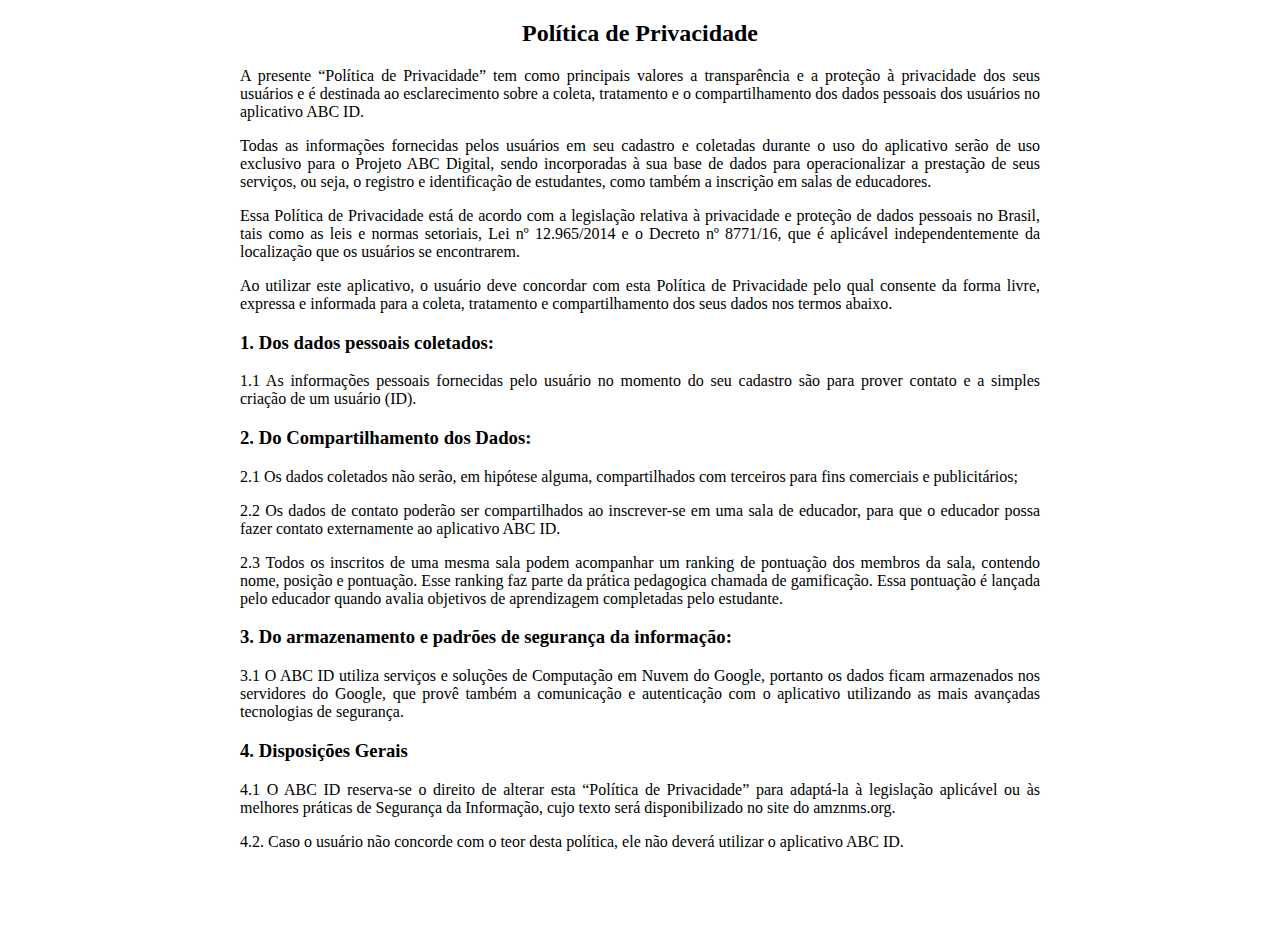
<file: documentos/politica_privacidade_abcid.html>
<!DOCTYPE html>
<html lang="pt-br">
<head>
    <meta charset="UTF-8">
    <meta http-equiv="X-UA-Compatible" content="IE=edge">
    <meta name="viewport" content="width=device-width, initial-scale=1.0">
    <title>Política de Privacidade</title>
</head>
<body>
    <div style="margin:10px auto; width: 800px;text-align: justify;">
    <h2 style="text-align: center;">Política de Privacidade</h2>
<p>
    A presente “Política de Privacidade” tem como principais valores a transparência e a proteção à privacidade
    dos seus usuários e é destinada ao esclarecimento sobre a coleta, tratamento e o compartilhamento dos dados
    pessoais dos usuários no aplicativo ABC ID.
</p>
<p>
    Todas as informações fornecidas pelos usuários em seu cadastro e coletadas durante o uso do aplicativo serão
    de uso exclusivo para o Projeto ABC Digital, sendo incorporadas à sua base de dados para operacionalizar a
    prestação de seus serviços, ou seja, o registro e identificação de estudantes, como também a inscrição em salas
    de educadores.
</p>
<p>
    Essa Política de Privacidade está de acordo com a legislação relativa à privacidade e proteção de dados pessoais
    no Brasil, tais como as leis e normas setoriais, Lei nº 12.965/2014 e o Decreto nº 8771/16, que é aplicável
    independentemente da localização que os usuários se encontrarem.
</p>
<p>
    Ao utilizar este aplicativo, o usuário deve concordar com esta Política de Privacidade pelo qual consente da forma
    livre, expressa e informada para a coleta, tratamento e compartilhamento dos seus dados nos termos abaixo.
</p>

<h3>1. Dos dados pessoais coletados:</h3>
<p>
    1.1 As informações pessoais fornecidas pelo usuário no momento do seu cadastro são para prover contato e a simples
    criação de um usuário (ID).
</p>

<h3>2. Do Compartilhamento dos Dados:</h3>
<p>
    2.1 Os dados coletados não serão, em hipótese alguma, compartilhados com terceiros para fins comerciais e publicitários;
</p>
<p>
    2.2 Os dados de contato poderão ser compartilhados ao inscrever-se em uma sala de educador, para que o educador possa
    fazer contato externamente ao aplicativo ABC ID.
</p>
<p>
    2.3 Todos os inscritos de uma mesma sala podem acompanhar um ranking de pontuação dos membros da sala, contendo nome,
    posição e pontuação. Esse ranking faz parte da prática pedagogica chamada de gamificação. Essa pontuação é lançada pelo
    educador quando avalia objetivos de aprendizagem completadas pelo estudante.
</p>

<h3>3. Do armazenamento e padrões de segurança da informação:</h3>
<p>
    3.1 O ABC ID utiliza serviços e soluções de Computação em Nuvem do Google, portanto os dados ficam armazenados nos 
    servidores do Google, que provê também a comunicação e autenticação com o aplicativo utilizando as mais avançadas
    tecnologias de segurança.
</p>

<h3>4. Disposições Gerais</h3>
<p>
    4.1 O ABC ID reserva-se o direito de alterar esta “Política de Privacidade” para adaptá-la à legislação aplicável ou
    às melhores práticas de Segurança da Informação, cujo texto será disponibilizado no site do amznms.org.
</p>
<p>
    4.2. Caso o usuário não concorde com o teor desta política, ele não deverá utilizar o aplicativo ABC ID.
</p>
<br><br><br>
</div>
</body>
</html>
</file>
<file: assets/style_index.css>
body {
    background: #ECEFF1;
    color: rgba(0, 0, 0, 0.87);
    font-family: Roboto, Helvetica, Arial, sans-serif;
    margin: 0;
    padding: 0;
}

#container {
    background: white;
    max-width: 360px;
    margin: 100px auto 16px;
    padding: 32px 24px;
    border-radius: 3px;
}

#container h2 {
    color: #ffa100;
    font-weight: bold;
    font-size: 16px;
    margin: 0 0 8px;
}

#container h1 {
    font-size: 22px;
    font-weight: 300;
    color: rgba(0, 0, 0, 0.6);
    margin: 0 0 16px;
}

#container p {
    line-height: 140%;
    margin: 16px 0 24px;
    font-size: 14px;
}

#container a {
    text-align: center;
    background: #039be5;
    text-transform: uppercase;
    text-decoration: none;
    color: white;
    padding:2px;
}

#container a:hover{
    background-color: #069;
}

#container, #container a {
    box-shadow: 0 1px 3px rgba(0, 0, 0, 0.12), 0 1px 2px rgba(0, 0, 0, 0.24);
}
/*#load { color: rgba(0,0,0,0.4); text-align: center; font-size: 13px; }*/

@media (max-width: 600px) {
    body, #container {
        margin-top: 0;
        background: white;
        box-shadow: none;
    }
    body {
        border-top: 16px solid #ffa100;
    }
}

h1{
    text-align: center;
}
</file>
<file: assets/3Drollovers.css>
/*
  3D rollovers styles
  Homepage: http://github.com/codepo8/3Drollovers
  Copyright (c) 2011 Christian Heilmann
  Code licensed under the BSD License:
  http://wait-till-i.com/license.txt
*/
.rollover {
  position: relative;
  width: 200px;
  height: 200px;
  display: block;
}
.front {
  z-index: 2;
  position: absolute;
  background: #fff;
}
.back {
  z-index: 1;
  position: absolute;
  background: #fff;
}
.rollover:hover .back, 
.rollover:focus .back {
  z-index: 2;
}
.rollover:hover .front, 
.rollover:focus .front {
  z-index: 1;
}
.fade .rollover .front {
  opacity: 1;
  -webkit-transition: 1s;
     -moz-transition: 1s;
      -ms-transition: 1s;
       -o-transition: 1s;
          transition: 1s;
}
.fade .rollover .back {
  opacity: 0;
  -webkit-transition: 1s;
     -moz-transition: 1s;
      -ms-transition: 1s;
       -o-transition: 1s;
          transition: 1s;
}
.fade .rollover:hover .front, 
.fade .rollover:focus .front {
  opacity: 0;
}
.fade .rollover:hover .back, 
.fade .rollover:focus .back {
  opacity: 1;
}

.flip .rollover {
  -webkit-perspective: 800px;
     -moz-perspective: 800px;
      -ms-perspective: 800px;
       -o-perspective: 800px;
          perspective: 800px;
}
.flip .cube {
  height: 200px;
  width: 200px;
  -webkit-transform-style: preserve-3d;
     -moz-transform-style: preserve-3d;
      -ms-transform-style: preserve-3d;
       -o-transform-style: preserve-3d;
          transform-style: preserve-3d;
  -webkit-transform: rotateX(0) rotateY(0) rotateZ(0);
     -moz-transform: rotateX(0) rotateY(0) rotateZ(0);
      -ms-transform: rotateX(0) rotateY(0) rotateZ(0);
       -o-transform: rotateX(0) rotateY(0) rotateZ(0);
          transform: rotateX(0) rotateY(0) rotateZ(0);
  -webkit-transition: 1s;
     -moz-transition: 1s;
      -ms-transition: 1s;
       -o-transition: 1s;
          transition: 1s;
}
.flip .front {
  -webkit-transform: translate3d(0,0,1px);
     -moz-transform: translate3d(0,0,1px);
      -ms-transform: translate3d(0,0,1px);
       -o-transform: translate3d(0,0,1px);
          transform: translate3d(0,0,1px);
}
.flip .back {
  -webkit-transform: rotateY(180deg) translate3d(0,0,0);
     -moz-transform: rotateY(180deg) translate3d(0,0,0);
      -ms-transform: rotateY(180deg) translate3d(0,0,0);
       -o-transform: rotateY(180deg) translate3d(0,0,0);
          transform: rotateY(180deg) translate3d(0,0,0);
}
.flip .rollover:hover .cube, 
.flip .rollover:focus .cube {
  -webkit-transform: rotateY(180deg);
     -moz-transform: rotateY(180deg); 
      -ms-transform: rotateY(180deg);
       -o-transform: rotateY(180deg);
          transform: rotateY(180deg);
}
.up .front {
  -webkit-transform: translate3d(0,0,1px);
     -moz-transform: translate3d(0,0,1px);
      -ms-transform: translate3d(0,0,1px);
       -o-transform: translate3d(0,0,1px);
          transform: translate3d(0,0,1px);
}
.up .back {
  -webkit-transform: rotateX(180deg) translate3d(0,0,0);
     -moz-transform: rotateX(180deg) translate3d(0,0,0);
      -ms-transform: rotateX(180deg) translate3d(0,0,0);
       -o-transform: rotateX(180deg) translate3d(0,0,0);
          transform: rotateX(180deg) translate3d(0,0,0);
}
.up .rollover:hover .cube, 
.up .rollover:focus .cube {
  -webkit-transform: rotateX(180deg);
     -moz-transform: rotateX(180deg);
      -ms-transform: rotateX(180deg);
       -o-transform: rotateX(180deg);
          transform: rotateX(180deg);
}

.box .front {
  -webkit-transform: translate3d(0,0,100px) scale(0.9,0.9);
     -moz-transform: translate3d(0,0,100px) scale(0.85,0.85);
      -ms-transform: translate3d(0,0,100px) scale(0.85,0.85);
       -o-transform: translate3d(0,0,100px) scale(0.85,0.85);
          transform: translate3d(0,0,100px) scale(0.85,0.85);
}
.box .back {
  -webkit-transform: rotateY(180deg) translate3d(0,0,100px)  scale(0.9,0.9);
     -moz-transform: rotateY(180deg) translate3d(0,0,100px) scale(0.85,0.85);
      -ms-transform: rotateY(180deg) translate3d(0,0,100px)  scale(0.85,0.85);
       -o-transform: rotateY(180deg) translate3d(0,0,100px)  scale(0.85,0.85);
          transform: rotateY(180deg) translate3d(0,0,100px)  scale(0.85,0.85);
}
.box.up .back {
  -webkit-transform: rotateX(180deg) translate3d(0,0,100px) scale(0.9,0.9);
     -moz-transform: rotateX(180deg) translate3d(0,0,100px) scale(0.85,0.85);
      -ms-transform: rotateX(180deg) translate3d(0,0,100px) scale(0.85,0.85);
       -o-transform: rotateX(180deg) translate3d(0,0,100px) scale(0.85,0.85);
          transform: rotateX(180deg) translate3d(0,0,100px) scale(0.85,0.85);
}

.hideback .front, .hideback .back {
  -webkit-backface-visibility: hidden;
     -moz-backface-visibility: hidden;
      -ms-backface-visibility: hidden;
       -o-backface-visibility: hidden;
          backface-visibility: hidden;
}
.nananana .rollover {
  -webkit-perspective: 800px;
     -moz-perspective: 800px;
      -ms-perspective: 800px;
       -o-perspective: 800px;
          perspective: 800px;
          
}
.nananana .rollover:hover .front, 
.nananana .rollover:focus .front {
  background: transparent;
  z-index: 10;
  -webkit-animation: batman 1s 2 alternate linear;
     -moz-animation: batman 1s 2 alternate linear;
      -ms-animation: batman 1s 2 alternate linear;
       -o-animation: batman 1s 2 alternate linear;
       animation: batman 1s 2 alternate linear;
}
@-moz-keyframes batman {
  0% { -moz-transform: scale(1,1) rotateZ(0); }
  100% { 
    -moz-transform: scale(0,0) rotateZ(720deg);
    opacity: 0;
  }
}
@-webkit-keyframes batman {
  0% { -webkit-transform: scale(1,1) rotateZ(0); }
  100% { 
    -webkit-transform: scale(0,0) rotateZ(720deg);
    opacity: 0;
  }
}
@-ms-keyframes batman {
  0% { -ms-transform: scale(1,1) rotateZ(0); }
  100% { 
    -ms-transform: scale(0,0) rotateZ(720deg); 
    opacity: 0;
  }
}
@-o-keyframes batman {
  0% { -o-transform: scale(1,1) rotateZ(0); }
  100% { 
    -o-transform: scale(0,0) rotateZ(720deg); 
    opacity: 0;
  }
}
@keyframes batman {
  0% { transform: scale(1,1) rotateZ(0); }
  100% { 
    transform: scale(0,0) rotateZ(720deg); 
    opacity: 0;
  }
}
</file>
